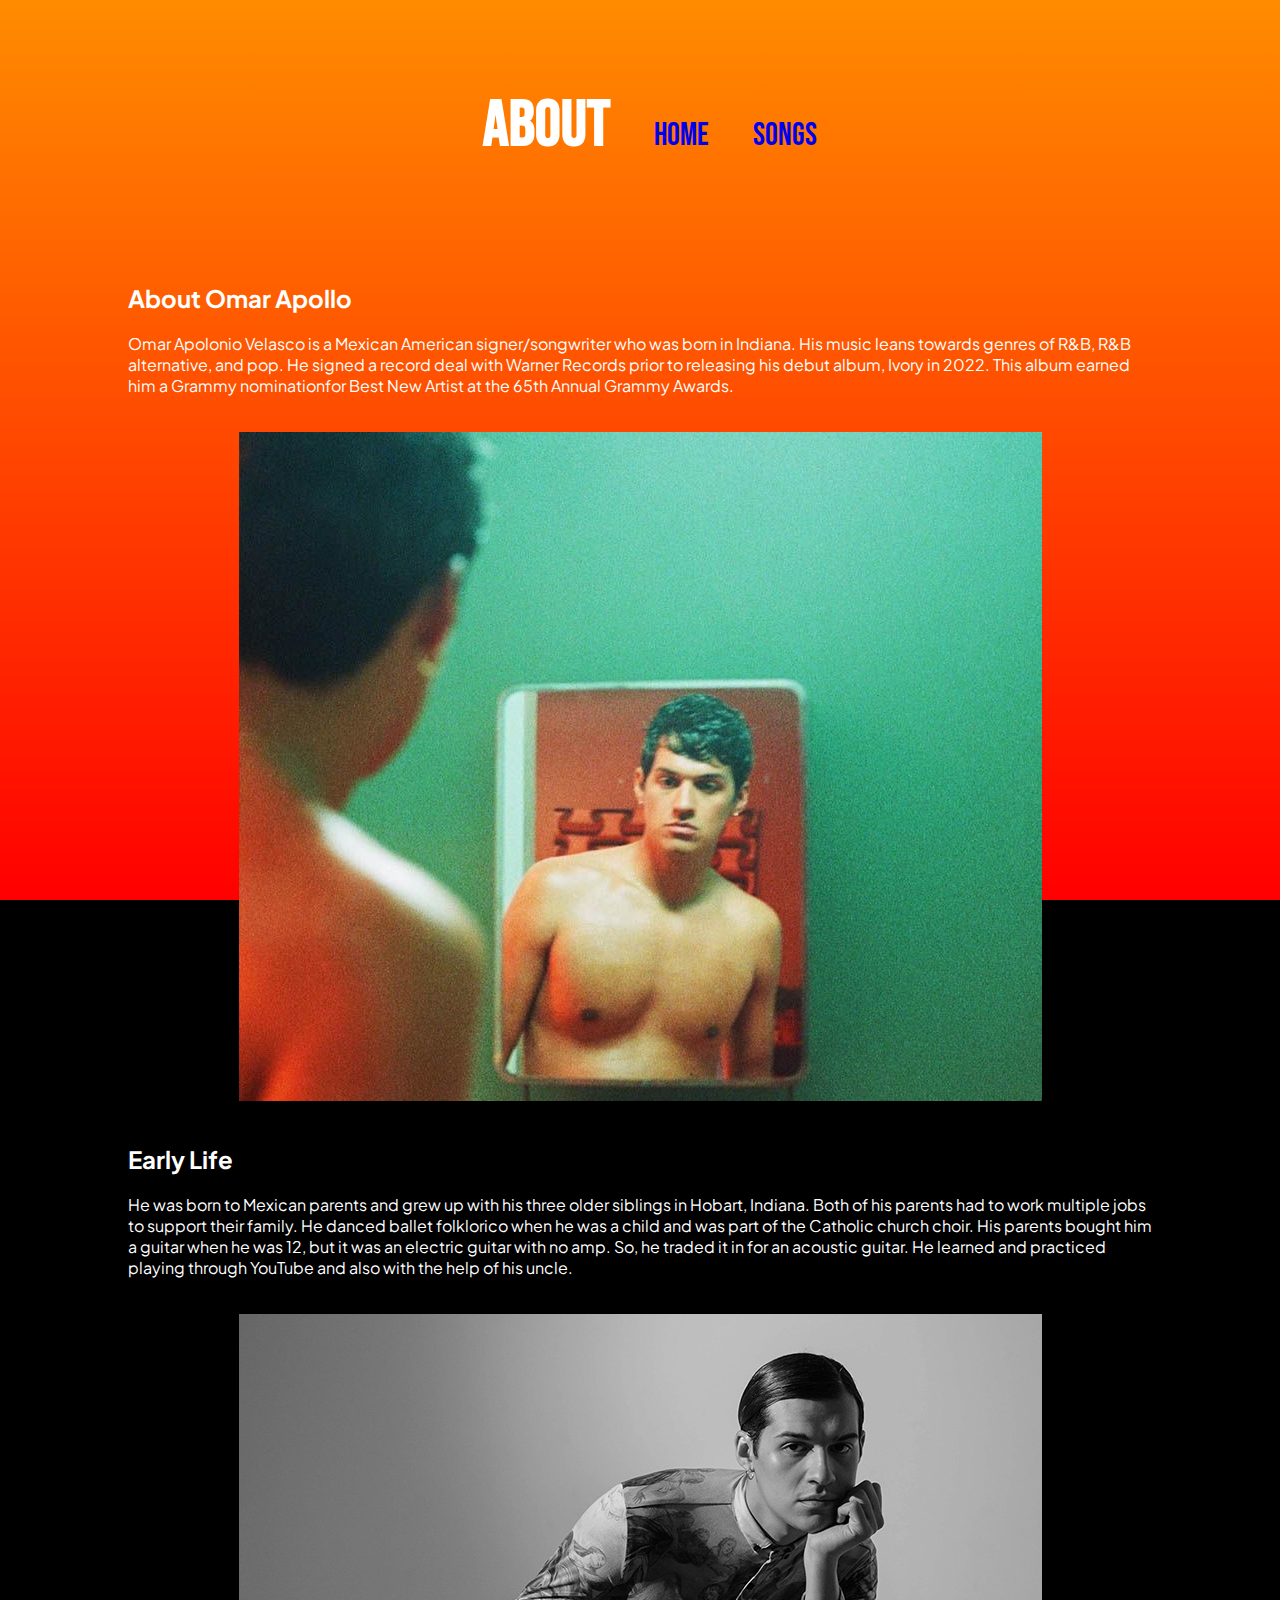
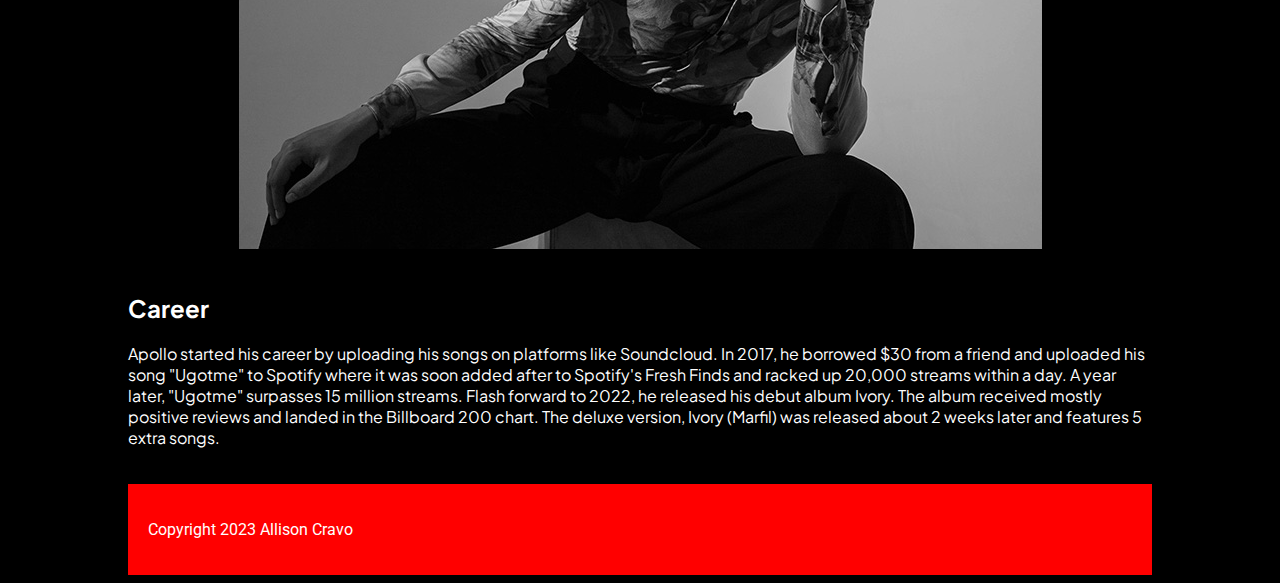
<file: public_html/About.html>
<!doctype html>
<html lang='en'>
<head>
<meta charset="UTF-8">
<title>About | Ivory by Omar Apollo</title>
<link href="css/style.css" rel="stylesheet" type="text/css">
<link rel="preconnect" href="https://fonts.googleapis.com">
<link rel="preconnect" href="https://fonts.gstatic.com" crossorigin>
<link href="https://fonts.googleapis.com/css2?family=Roboto:wght@500&display=swap" rel="stylesheet">
 <link rel="preconnect" href="https://fonts.googleapis.com">
<link rel="preconnect" href="https://fonts.gstatic.com" crossorigin>
<link href="https://fonts.googleapis.com/css2?family=Bebas+Neue&display=swap" rel="stylesheet">
    <link rel="preconnect" href="https://fonts.googleapis.com">
<link rel="preconnect" href="https://fonts.gstatic.com" crossorigin>
<link href="https://fonts.googleapis.com/css2?family=Bebas+Neue&family=Plus+Jakarta+Sans&display=swap" rel="stylesheet">
    <link rel="preconnect" href="https://fonts.googleapis.com">
<link rel="preconnect" href="https://fonts.gstatic.com" crossorigin>
<link href="https://fonts.googleapis.com/css2?family=Plus+Jakarta+Sans:wght@800&display=swap" rel="stylesheet"></head>
<body>
  <header>

   
    <nav>
      <ul>
           <li><h1>About</h1></li>
          <li><a href="index.html">Home</a></li>
        <li><a href="Songs.html">Songs</a></li>
      </ul>

    </nav>

</header>
<div class="Facts1">
    <h2>About Omar Apollo</h2>
    <p>Omar Apolonio Velasco is a Mexican American signer/songwriter who was born in Indiana. His music leans towards genres of R&amp;B, R&amp;B alternative, and pop. He signed a record deal with Warner Records prior to releasing his debut album, Ivory in 2022. This album earned him a Grammy nominationfor Best New Artist at the 65th Annual Grammy Awards.  </p> 
    </div>
    
    <div class="container-fluid">
    <img src="img/highxtar-hablamos-w-omar-apollo-sobre-ivory-y-c-tangana-8-1.jpg"></div>
    <div class="Facts1">
    <h2>Early Life</h2>
    <p>He was born to Mexican parents and grew up with his three older siblings in Hobart, Indiana. Both of his parents had to work multiple jobs to support their family. He danced ballet folklorico when he was a child and was part of the Catholic church choir. His parents bought him a guitar when he was 12, but it was an electric guitar with no amp. So, he traded it in for an acoustic guitar. He learned and practiced playing through YouTube and also with the help of his uncle. </p> 
    </div>
    <div class="container-fluid">
    <img src="img/omar-apollo-By-Gustavo-Garcia-Villa-IMG_0358.jpg"></div>
   <div class="Facts1">
    <h2>Career</h2>
    <p>Apollo started his career by uploading his songs on platforms like Soundcloud. In 2017, he borrowed $30 from a friend and uploaded his song "Ugotme" to Spotify where it was soon added after to Spotify's Fresh Finds and racked up 20,000 streams within a day. A year later, "Ugotme" surpasses 15 million streams. Flash forward to 2022, he released his debut album Ivory. The album received mostly positive reviews and landed in the Billboard 200 chart. The deluxe version, Ivory (Marfil) was released about 2 weeks later and features 5 extra songs.</p> 
    </div>
    
  <footer>
    <p>Copyright 2023 Allison Cravo</p>
  </footer>

</body>
</html>
</file>
<file: public_html/css/style.css>
body {
  background-color: black;
    background-image: linear-gradient(darkorange,red);
/*    background-image: url("../img/Pinterest-2.jpg");*/
    background-repeat: no-repeat;
/*    background-position: top right;*/
    background-size:fill;
    background-attachment: fixed;
  text-align: center;
  font-family: 'Roboto', sans-serif;
    margin-left:10%;
    margin-right: 10%;
}
cover {
    align-content: center;
}
table {
    color: white;
}



/*
.container-fluid {
    width: 100%;
    height: auto;
    border: 0px;
    object-fit: cover;
}
*/

img {
  max-width: 100%;
    object-fit: contain;
    align-content: center;
}

/*
.home image{
    padding-left: 10%;
    padding-right: 10%;
}
*/

img.logo {

  width: 100%;
  height: auto;
    align-content: center;
}

header {
  /* background-color: darkblue; */
  text-align: center;
    align-content: center;
    padding-right: 20px;
}

.cast > ul > li {
  color: red;
  list-style-type: none;

}

h1 {
  color: white;
    font-family: 'Bebas Neue', cursive;
    text-align: center;
    font-size: 300%;
}

nav > ul > li {
  display: inline-block;
 align-content: center;
    text-align: center;
    font-size: 2em;
}

nav > ul > li > a {
  font-size: 1em;
text-align: center;
    padding-left: 20px;
        padding-right: 20px;
    padding-top: 20px;
    padding-bottom: 20px;
    font-family: 'Bebas Neue', cursive;
}
nav > ul > li > h1 {
    font-size: 2em;
text-align: center;
    padding-left: 20px;
        padding-right: 20px;
    padding-top: 20px;
    padding-bottom: 20px;
    font-family: 'Bebas Neue', cursive;
}
} 

a:link {
  color: white;
}

a:visited {
  color: lightgray;
}

a:hover {
  color: black;
  background-color: red;
  transition: 2s;
}

.container {
  width: 100%;
  margin: 0 auto;
  background-color: black;
}

footer {
  text-align: left;
  margin:auto;
  padding: 20px;
  background-color: red;
}

.Facts1 {
    text-align: left;
    align-items: center;
    font-family: 'Plus Jakarta Sans', sans-serif;
    padding-top: 20px;
    padding-bottom: 20px;
    
}

p {
  font-weight: regular;
  color: white;
}

.about {
  /* position: absolute;
  z-index: -100;
  left: 50px; */
  float: left;
  width: 500px;
  height: 500px;
  border: 2px red solid;
  padding: 50px;
  margin: 25px;
  box-shadow: 5px 10px black;
  background-color: rgba(255,0,0,0.5);
  box-sizing: border-box;
  /* visibility: hidden; */
  display: none;
}

.group:after {
  content: "";
  display: table;
  clear: both;
}

a {
  text-decoration: none;
}

h2 {
  color: white;
    font-family: 'Plus Jakarta Sans', sans-serif;
    font-style: ExtraBold 800;
}

.song {
    padding-top: 10px;
    padding-bottom: 30px;
}
.falcon {
  width: 200px;
    animation-name: flight;
    animation-duration: 5s;
    animation-direction: alternate;
    animation-iteration-count: infinite;
    animation-timing-function: ease-in;
    animation-delay: 2s;
}

@keyframes flight  {
    0%, 100% {
        transform: translate(0,0)
    }
    50% {
        transform: translate(400px,0)
    }
}
</file>
